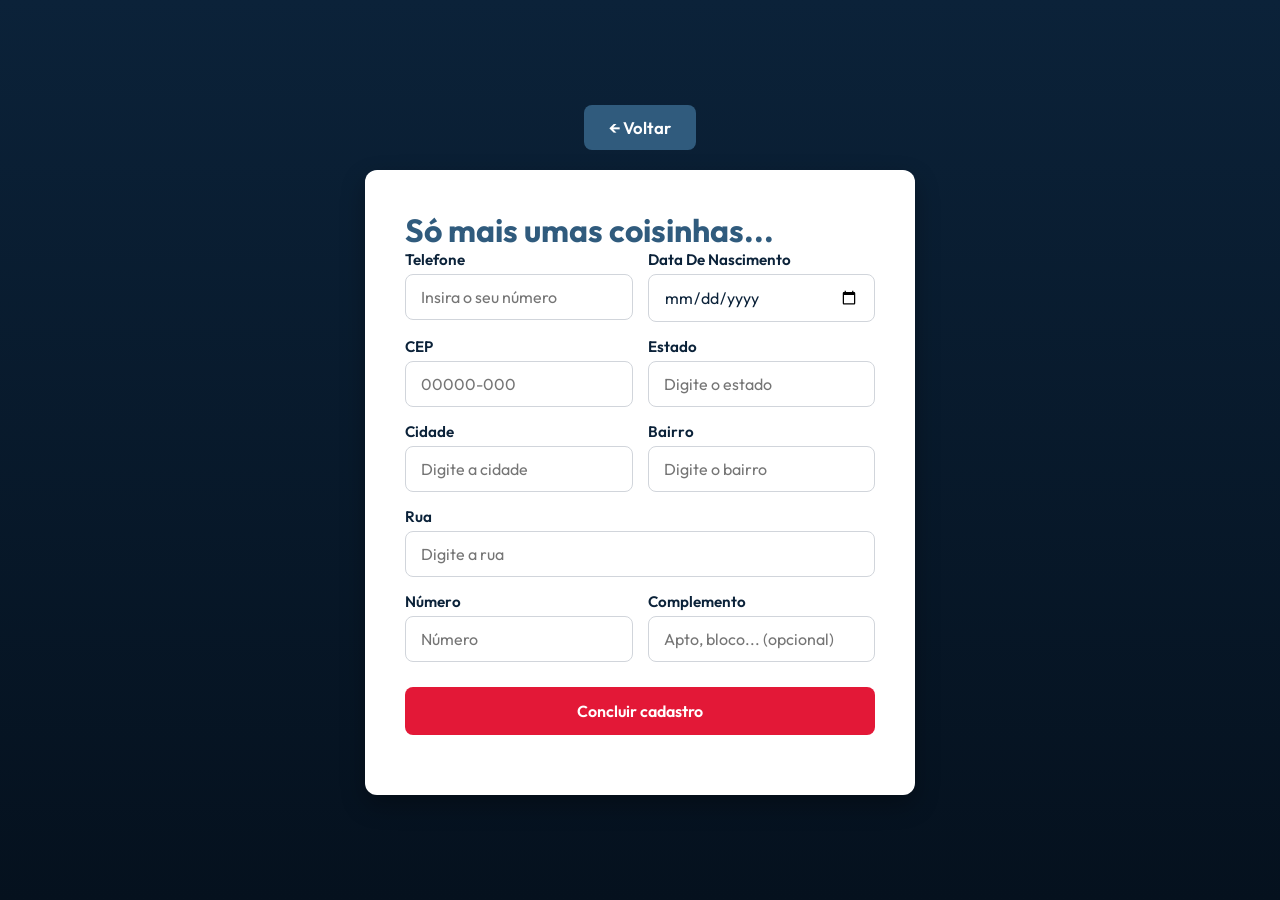
<file: cadastro-completo.html>
<!DOCTYPE html>
<html lang="pt-br">

<head>
    <meta charset="UTF-8">
    <meta name="viewport" content="width=device-width, initial-scale=1.0">
    <link rel="stylesheet" href="css/cadastro.css">
    <title>Registo Completo | FreelaMG</title>
</head>

<body>
    <header class="cabecalho">
        <!-- Adicionei o botão de voltar para não perder a navegação caso a pessoa desista aqui -->
        <a href="cadastro.html" class="pagina-inicial">&larr; Voltar</a>
    </header>
    <main>

        <h1 class="titulo"> Só mais umas coisinhas...</h1>
        <form class="form" action="vagas.html">

            <!-- DADOS PESSOAIS (Lado a lado) -->
            <div class="linha-dupla">

                <div class="form-telefone">
                    <label for="telefone">Telefone</label>
                    <input id="telefone" type="tel" placeholder="Insira o seu número">
                </div>

                <div class="form-data">
                    <label for="data">Data de Nascimento</label>
                    <input id="data" name="data_nascimento" type="date" autocomplete="bday" required>
                </div>

            </div>

            <!-- GRUPO DE ENDEREÇO -->
            <div class="grupo-endereco">
                <div class="form-cep">
                    <label for="cep">CEP</label>
                    <input id="cep" name="cep" type="text" inputmode="numeric" autocomplete="postal-code" maxlength="9" pattern="[0-9]{5}-?[0-9]{3}" title="Digite o CEP com 8 números. Ex.: 37900-000" placeholder="00000-000" required>
                </div>

                <div class="form-estado">
                    <label for="estado">Estado</label>
                  <input id="estado" name="estado" type="text" autocomplete="address-level1" placeholder="Digite o estado" required>
                </div>

                <div class="form-cidade">
                    <label for="cidade">Cidade</label>
                    <input id="cidade" name="cidade" type="text" autocomplete="address-level2" placeholder="Digite a cidade" required>
                </div>

                <div class="form-bairro">
                    <label for="bairro">Bairro</label>
                    <input id="bairro" name="bairro" type="text" placeholder="Digite o bairro" required>
                </div>

                <div class="form-rua">
                    <label for="rua">Rua</label>
                    <input id="rua" name="rua" type="text" autocomplete="address-line1" placeholder="Digite a rua" required>
                </div>

                <div class="form-numero">
                    <label for="numero">Número</label>
                    <input id="numero" name="numero" type="text" inputmode="numeric" placeholder="Número" required>
                </div>

                <div class="form-complemento">
                    <label for="complemento">Complemento</label>
                    <input id="complemento" name="complemento" type="text" autocomplete="address-line2" placeholder="Apto, bloco... (opcional)">
                </div>
            </div>

            <div class="form-final">
                <input class="finalizar-registro" type="submit" value="Concluir cadastro">
            </div>

        </form>
    </main>
</body>

</html>
</file>
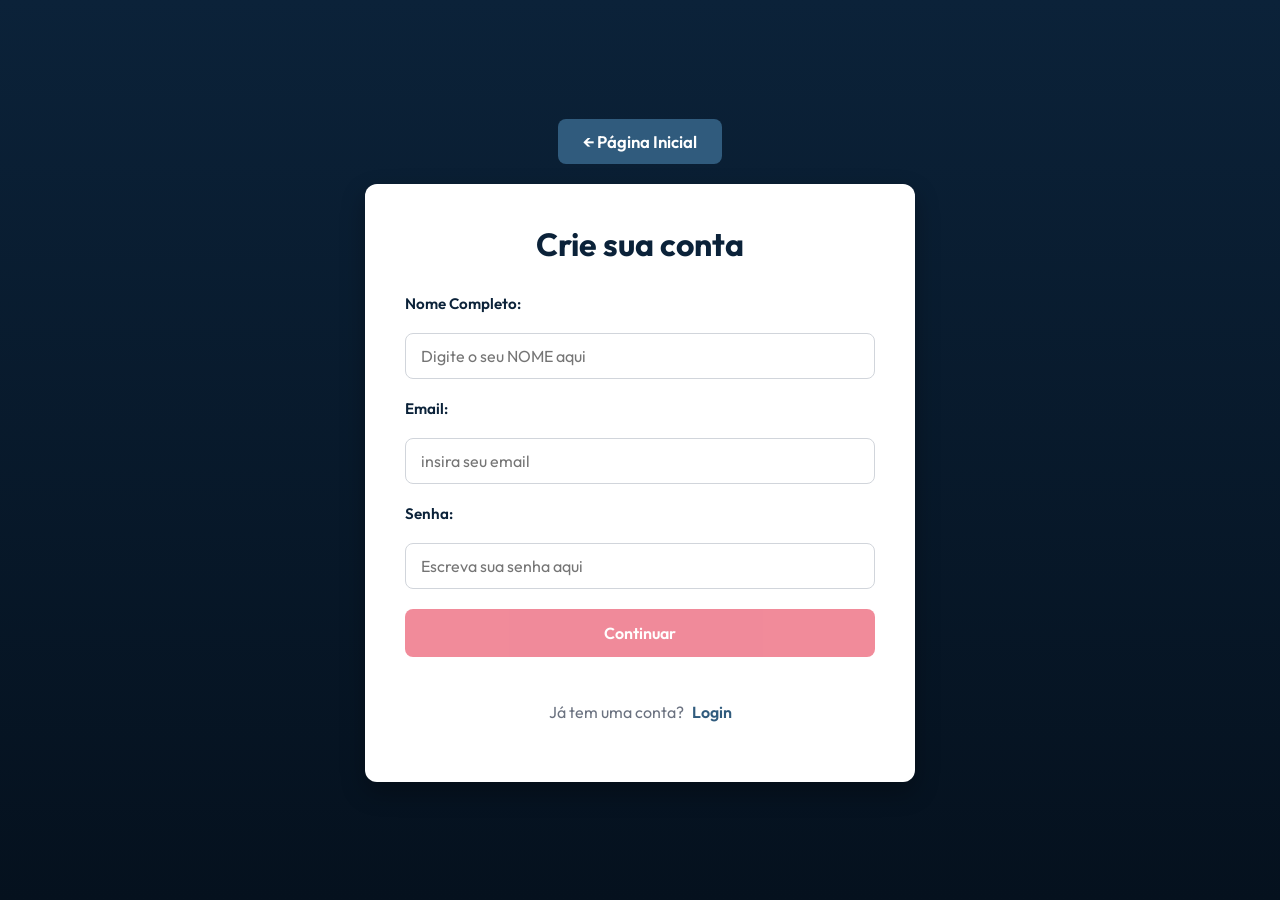
<file: cadastro.html>
<!DOCTYPE html>
<html lang="pt-br">

<head>
    <meta charset="UTF-8">
    <meta name="viewport" content="width=device-width, initial-scale=1.0">
    <title>Registo | FreelaMG</title>
    <link rel="stylesheet" href="css/cadastro.css">
</head>

<body>

    <header class="cabecalho">
        <a href="index.html" class="pagina-inicial">&larr; Página Inicial</a>
    </header>

    <main>
        <h2>Crie sua conta</h2>

        <form class="form" action="cadastro-completo.html">
            <!-- O TRUQUE AQUI: Checkbox invisível que controla a troca de tela -->
            <input type="checkbox" id="trocar-etapa" class="esconder-checkbox">

            <!-- ==============================
                    ETAPA 1: CREDENCIAIS
                =============================== -->
            <div id="etapas-credenciais">
                <div class="form-grupo">
                    <label for="nome">Nome Completo:</label>
                    <input id="nome" type="text" placeholder="Digite o seu NOME aqui" required>
                </div>

                <div class="form-grupo">
                    <label for="email">Email:</label>
                    <input id="email" type="email" placeholder="insira seu email" required>
                </div>

                <div class="form-grupo">
                    <label for="senha">Senha:</label>
                    <input id="senha" type="password" placeholder="Escreva sua senha aqui">
                </div>

                <!-- O botão "Continuar" agora é um label que ativa o checkbox acima -->
                <label for="trocar-etapa" class="link-botao">Continuar</label>
            </div>

            <!-- ==============================
                    ETAPA 2: ESCOLHA DE PERFIL
                =============================== -->
            <div id="etapa-perfil">
                <p class="pergunta-perfil">Como deseja usar o FreelaMG?</p>

                <div class="opcoes-perfil">
                    <label class="cartao-opcao">
                        <input type="radio" name="tipo_perfil" value="freelancer">
                        <div class="cartao-conteudo">
                            <span class="icone">💻</span>
                            <strong>Quero trabalhar</strong>
                            <p>Sou Freelancer procurando projetos</p>
                        </div>
                    </label>

                    <label class="cartao-opcao">
                        <input type="radio" name="tipo_perfil" value="cliente">
                        <div class="cartao-conteudo">
                            <span class="icone">🏢</span>
                            <strong>Quero contratar</strong>
                            <p>Sou Empresa/Cliente publicando vagas</p>
                        </div>
                    </label>
                </div>

                <div class="botoes-acao">
                    <!-- O botão "Voltar" clica novamente no checkbox para destrancar a Etapa 1 -->
                    <label for="trocar-etapa" class="botao-voltar">Voltar</label>

                    <!-- Este sim, é o botão que finaliza e envia o formulário real -->
                    <input class="continuar" type="submit" value="Concluir Registo">
                </div>
            </div>

            <section class="para-login">
                <p class="pergunta-login">Já tem uma conta?</p>
                <a class="link-login" href="login.html">Login</a>
            </section>
        </form>
    </main>

</body>

</html>
</file>
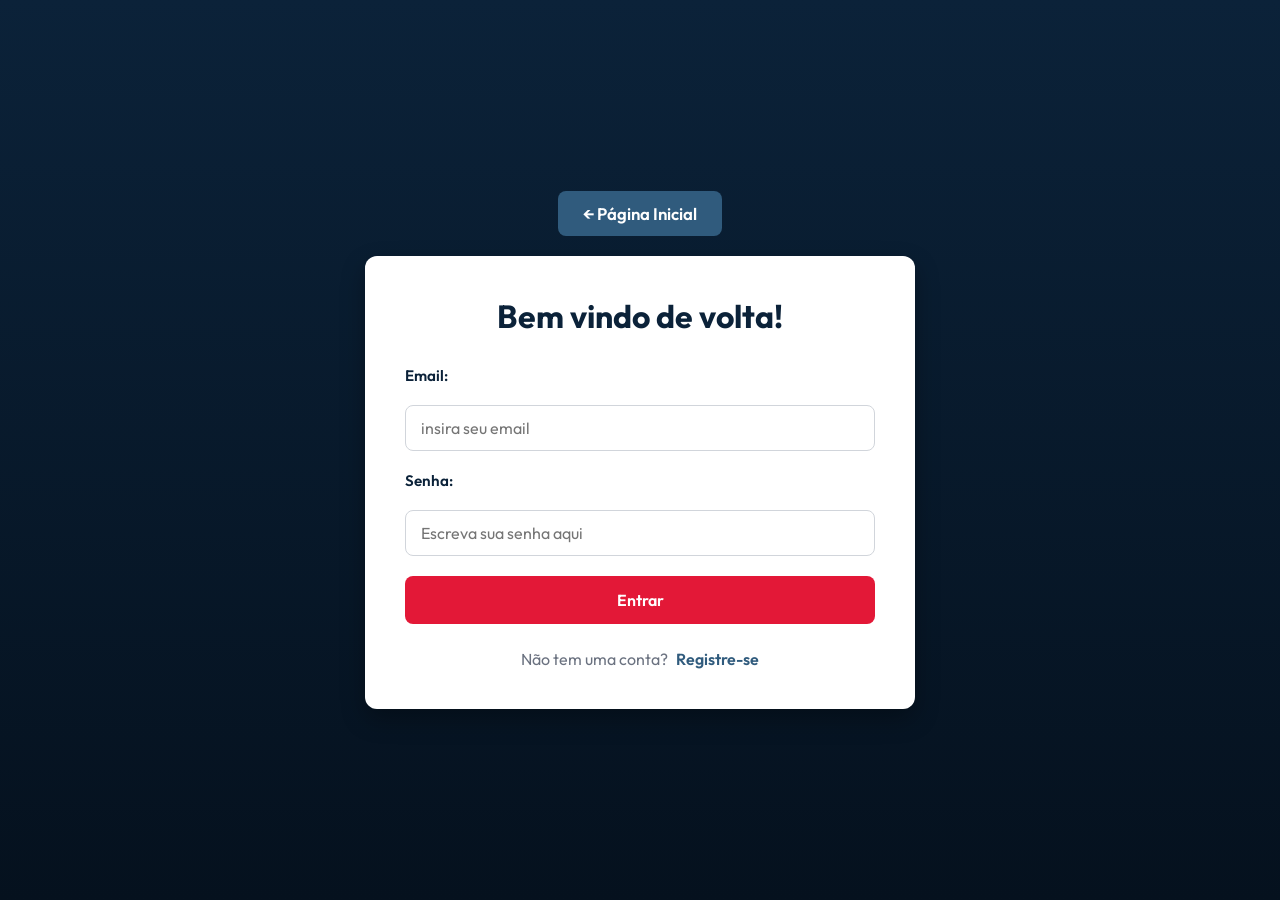
<file: login.html>
<!DOCTYPE html>
<html lang="pt-br">

<head>
    <meta charset="UTF-8">
    <meta name="viewport" content="width=device-width, initial-scale=1.0">
    <title>Login | FreelaMG</title>
    <link rel="stylesheet" href="css/cadastro.css">
</head>

<body>

    <header class="cabecalho">
        <a href="index.html" class="pagina-inicial"> &larr; Página Inicial</a>
    </header>

    <main>
        <h2>Bem vindo de volta!</h2>

        <form action="vagas.html">
            <div class="form-grupo">
                <label for="email">Email:</label>
                <input id="email" type="email" placeholder="insira seu email">
            </div>

            <div class="form-grupo">
                <label for="senha">Senha:</label>
                <input id="senha" type="password" placeholder="Escreva sua senha aqui">
            </div>

            <input class="continuar" type="submit" value="Entrar">

            <section class="para-login">
                <p class="pergunta-login">Não tem uma conta?</p>
                <a class="link-cadastro" href="cadastro.html">Registre-se</a>
            </section>
        </form>
    </main>
</body>

</html>
</file>
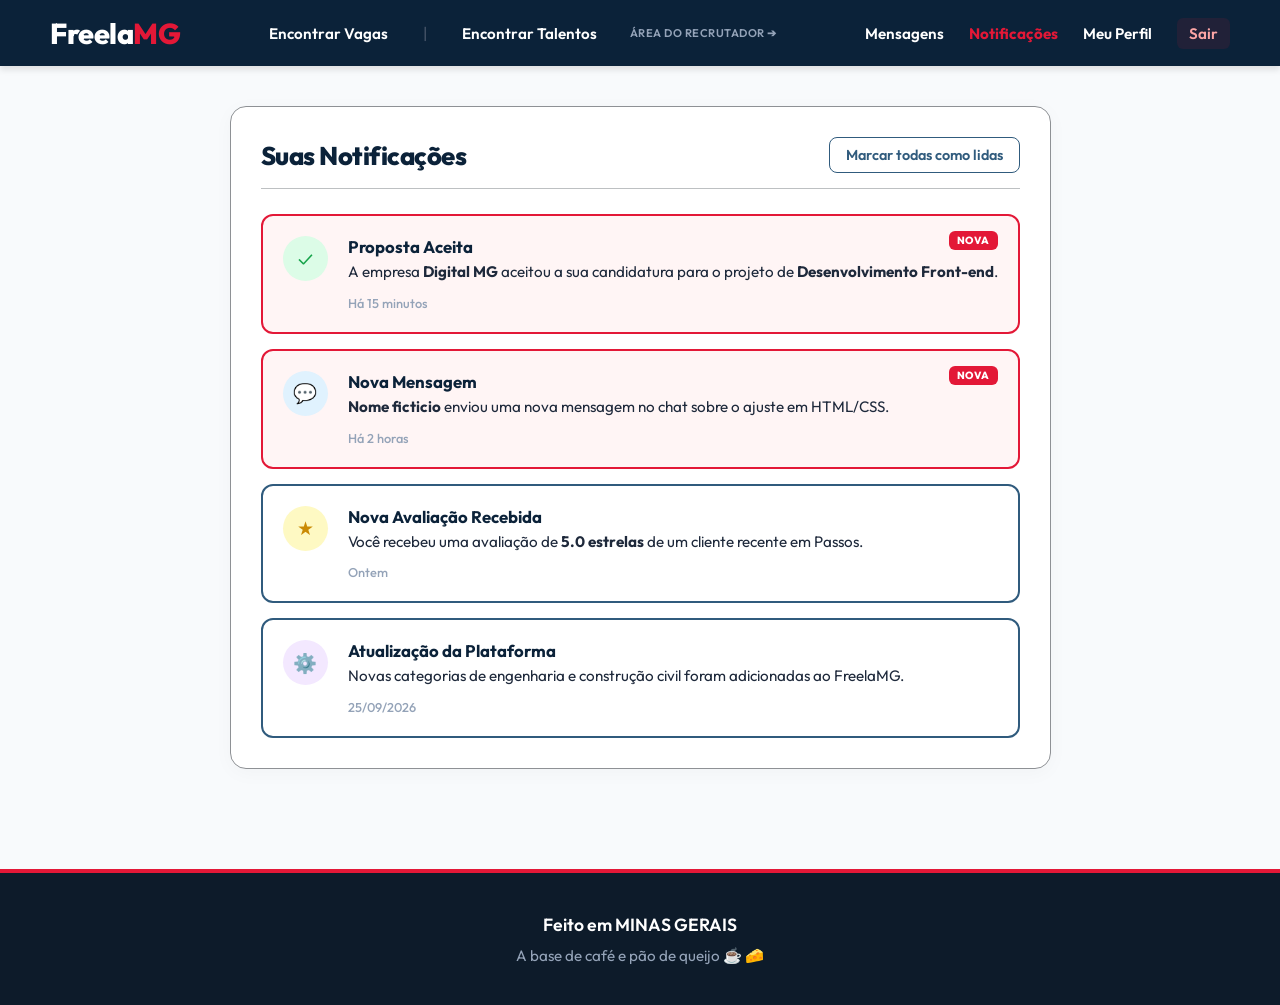
<file: notificacoes.html>
<!DOCTYPE html>
<html lang="pt-br">

<head>
    <meta charset="UTF-8">
    <meta name="viewport" content="width=device-width, initial-scale=1.0">
    <title>Notificações | FreelaMG</title>

    <link rel="stylesheet" href="css/global.css">
    <link rel="stylesheet" href="css/notificacoes.css">
</head>

<body>

    <!-- Cabeçalho unificado -->
    <header class="cabecalho-interno">
        <div class="logotipo">
            <a href="vagas.html">Freela<span>MG</span></a>
        </div>

        <nav class="navegacao-principal">
            <a href="vagas.html">Encontrar Vagas</a>
            <span style="color: #475569; margin: 0 0.625rem;">|</span>
            <a href="talentos.html">Encontrar Talentos</a>

            <!-- Novo link da Área do Recrutador -->
            <a href="publicar-vaga.html" class="link-area-recrutador">Área do recrutador ➔</a>
        </nav>

        <nav class="navegacao-usuario">
            <a href="mensagens.html">Mensagens</a>
            <a href="notificacoes.html" style="color: var(--cor-secundaria); font-weight: 700;">Notificações</a>

            <!-- Menu de Perfil (Dropdown nativo com CSS) -->
            <details class="menu-perfil-container">
                <summary class="botao-perfil-toggle">Meu Perfil</summary>

                <div class="caixa-dropdown-perfil">
                    <div class="dropdown-cabecalho">
                        <strong>Nome ficticio</strong>
                        <span class="modo-texto modo-freelancer">Modo: Freelancer</span>
                        <span class="modo-texto modo-cliente">Modo: Cliente</span>
                    </div>
                    <hr class="divisor-dropdown">
                    <a href="perfil.html" class="dropdown-item">Ver Meu Perfil</a>
                    <a href="configuracoes.html" class="dropdown-item">Configurações</a>
                    <hr class="divisor-dropdown">
                    <div class="dropdown-item-interruptor">
                        <span>Freelancer Ativo</span>
                        <label class="interruptor-estado-pequeno">
                            <input type="checkbox" id="check-modo-ativo" checked>
                            <span class="cursor-interruptor-pequeno"></span>
                        </label>
                    </div>
                </div>
            </details>

            <a href="index.html" class="botao-sair">Sair</a>
        </nav>
    </header>
    <!-- Estrutura Principal das Notificações -->
    <main class="painel-notificacoes">

        <section class="conteudo-notificacoes">
            <div class="cabecalho-secao-notificacoes">
                <h2>Suas Notificações</h2>
                <button class="botao-marcar-lidas">Marcar todas como lidas</button>
            </div>

            <div class="lista-notificacoes">

                <!-- NOTIFICAÇÃO 1 (Nova - Borda Vermelha) -->
                <div class="cartao-notificacao cartao-novo">
                    <span class="etiqueta-nova">NOVA</span>
                    <div class="icone-notificacao sucesso">✓</div>
                    <div class="detalhes-notificacao">
                        <h4>Proposta Aceita</h4>
                        <p>A empresa <strong>Digital MG</strong> aceitou a sua candidatura para o projeto de
                            <strong>Desenvolvimento Front-end</strong>.
                        </p>
                        <span class="tempo-notificacao">Há 15 minutos</span>
                    </div>
                </div>

                <!-- NOTIFICAÇÃO 2 (Nova - Borda Vermelha + Clicável para o Chat) -->
                <div class="cartao-notificacao cartao-novo" onclick="window.location.href='mensagens.html'"
                    style="cursor: pointer;">
                    <span class="etiqueta-nova">NOVA</span>
                    <div class="icone-notificacao mensagem">💬</div>
                    <div class="detalhes-notificacao">
                        <h4>Nova Mensagem</h4>
                        <p><strong>Nome ficticio</strong> enviou uma nova mensagem no chat sobre o ajuste em HTML/CSS.
                        </p>
                        <span class="tempo-notificacao">Há 2 horas</span>
                    </div>
                </div>

                <!-- NOTIFICAÇÃO 3 (Lida - Borda Azul) -->
                <div class="cartao-notificacao cartao-lido">
                    <div class="icone-notificacao avaliacao">★</div>
                    <div class="detalhes-notificacao">
                        <h4>Nova Avaliação Recebida</h4>
                        <p>Você recebeu uma avaliação de <strong>5.0 estrelas</strong> de um cliente recente em Passos.
                        </p>
                        <span class="tempo-notificacao">Ontem</span>
                    </div>
                </div>

                <!-- NOTIFICAÇÃO 4 (Lida - Borda Azul) -->
                <div class="cartao-notificacao cartao-lido">
                    <div class="icone-notificacao sistema">⚙️</div>
                    <div class="detalhes-notificacao">
                        <h4>Atualização da Plataforma</h4>
                        <p>Novas categorias de engenharia e construção civil foram adicionadas ao FreelaMG.</p>
                        <span class="tempo-notificacao">25/09/2026</span>
                    </div>
                </div>

            </div>
        </section>

    </main>

    <footer class="rodape">
        <p class="rodape-texto">Feito em MINAS GERAIS</p>
        <p class="rodape-texto"> A base de café e pão de queijo &#9749; &#129472; </p>
    </footer>

</body>

</html>
</file>
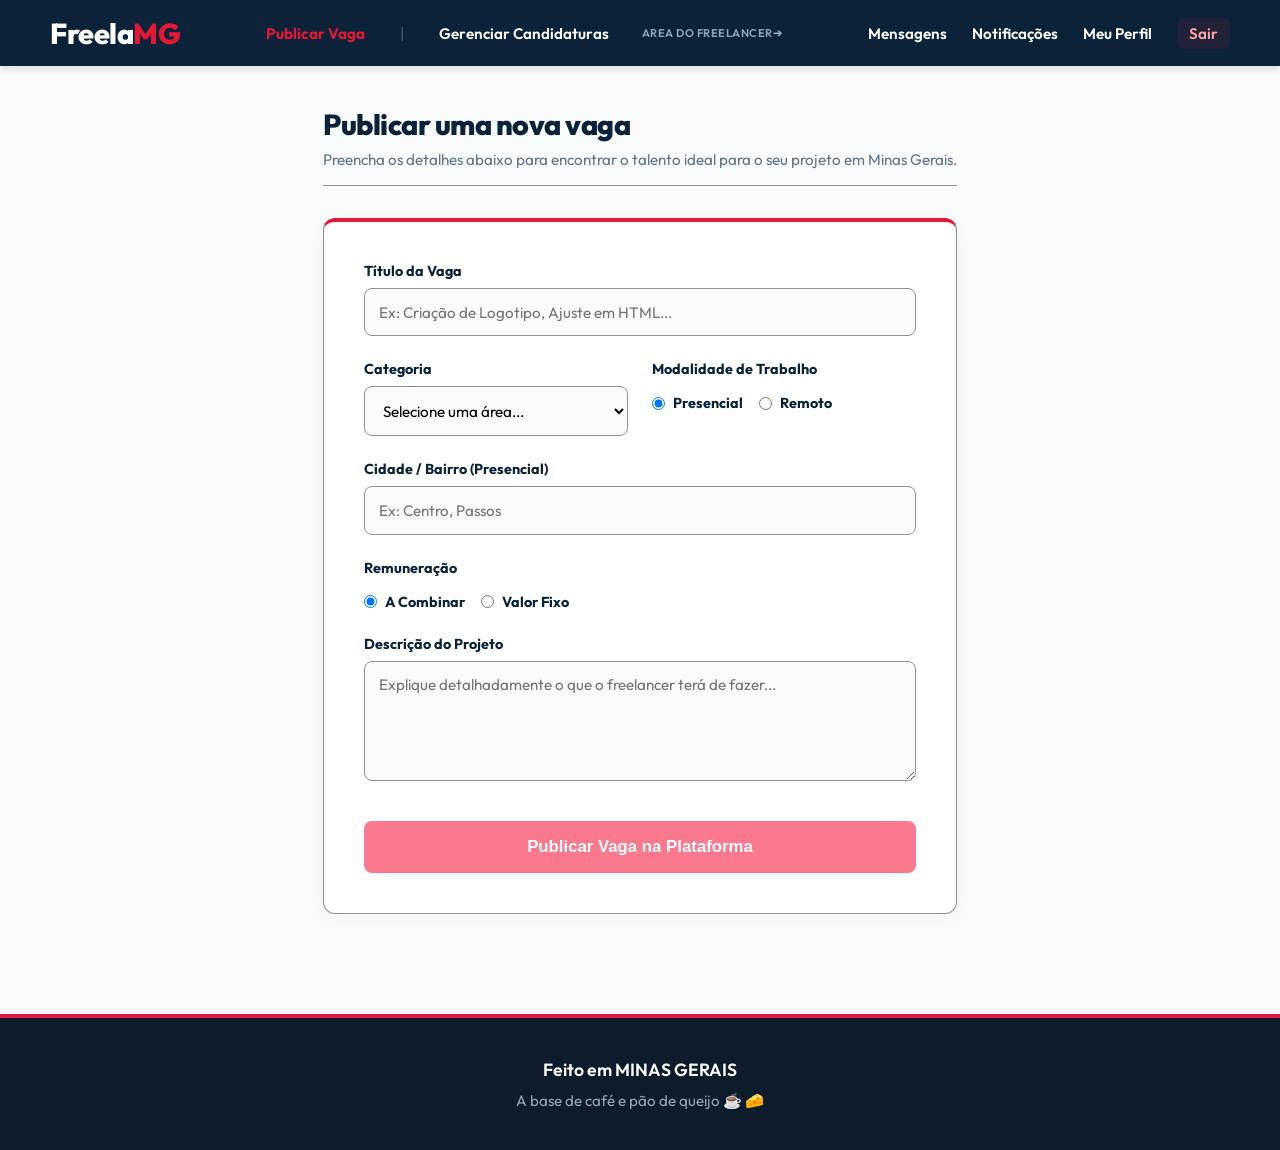
<file: publicar-vaga.html>
<!DOCTYPE html>
<html lang="pt-br">

<head>
    <meta charset="UTF-8">
    <meta name="viewport" content="width=device-width, initial-scale=1.0">
    <title>Publicar Vaga | FreelaMG</title>
    <link rel="stylesheet" href="css/global.css">
    <link rel="stylesheet" href="css/cliente.css">
</head>

<body>
    <!-- Cabeçalho unificado -->
    <header class="cabecalho-interno">
        <div class="logotipo">
            <a href="vagas.html">Freela<span>MG</span></a>
        </div>
        <nav class="navegacao-principal">
            <a href="publicar-vaga.html" style="color: var(--cor-secundaria); font-weight: 700;">Publicar Vaga</a>
            <span style="color: #475569; margin: 0 10px;">|</span>
            <a href="gerenciar-candidaturas.html">Gerenciar Candidaturas</a>
            <a href="vagas.html" class="link-area-recrutador"> Area do freelancer➔</a>
        </nav>


        <nav class="navegacao-usuario">
            <a href="mensagens.html">Mensagens</a>
            <a href="notificacoes.html">Notificações</a>
            <details class="menu-perfil-container">
                <summary class="botao-perfil-toggle">Meu Perfil</summary>
                <div class="caixa-dropdown-perfil">
                    <div class="dropdown-cabecalho">
                        <strong>Nome ficticio</strong>
                        <span class="modo-texto modo-freelancer">Modo: Freelancer</span>
                        <span class="modo-texto modo-cliente">Modo: Cliente</span>
                    </div>
                    <hr class="divisor-dropdown">
                    <div class="dropdown-item-interruptor">
                        <span>Freelancer Ativo</span>
                        <label class="interruptor-estado-pequeno">
                            <input type="checkbox" id="check-modo-ativo">
                            <span class="cursor-interruptor-pequeno"></span>
                        </label>
                    </div>
                </div>
            </details>
            <a href="index.html" class="botao-sair">Sair</a>
        </nav>
    </header>

    <main class="painel-cliente">
        <div class="cabecalho-secao">
            <h2>Publicar uma nova vaga</h2>
            <p>Preencha os detalhes abaixo para encontrar o talento ideal para o seu projeto em Minas Gerais.</p>
        </div>

        <form class="formulario-vaga" action="gerenciar-candidaturas.html">
            <div class="grupo-input">
                <label>Título da Vaga</label>
                <input type="text" placeholder="Ex: Criação de Logotipo, Ajuste em HTML..." required>
            </div>

            <div class="linha-form">
                <div class="grupo-input">
                    <label>Categoria</label>
                    <select required>
                        <option value="" disabled selected>Selecione uma área...</option>
                        <option>Construção Civil</option>
                        <option>Tecnologia</option>
                        <option>Gastronomia</option>
                        <option>Eventos</option>
                        <option>Saúde</option>
                        <option>Educação</option>
                        <option>Comércio</option>
                        <!-- Categoria substituída e colocada por último -->
                        <option>Marketing e Design</option>
                    </select>
                </div>

                <div class="grupo-input">
                    <label>Modalidade de Trabalho</label>
                    <div class="grupo-opcoes-radio">
                        <label class="opcao-radio">
                            <input type="radio" name="modalidade" id="radio-presencial" checked> Presencial
                        </label>
                        <label class="opcao-radio">
                            <input type="radio" name="modalidade" id="radio-remoto"> Remoto
                        </label>
                    </div>
                </div>
            </div>

            <!-- Caixas de Localização (Alternam automaticamente com CSS) -->
            <div class="grupo-input campo-local-presencial">
                <label>Cidade / Bairro (Presencial)</label>
                <input type="text" placeholder="Ex: Centro, Passos">
            </div>
            <div class="grupo-input campo-local-remoto">
                <label>Localização (Remoto)</label>
                <input type="text" value="Trabalho 100% Remoto" class="input-desativado" disabled>
            </div>

            <div class="linha-form">
                <div class="grupo-input">
                    <label>Remuneração</label>
                    <div class="grupo-opcoes-radio">
                        <label class="opcao-radio">
                            <input type="radio" name="salario" id="radio-combinar" checked> A Combinar
                        </label>
                        <label class="opcao-radio">
                            <input type="radio" name="salario" id="radio-fixo"> Valor Fixo
                        </label>
                    </div>
                </div>

                <!-- Só aparece se "Valor Fixo" estiver selecionado -->
                <div class="grupo-input campo-salario-fixo">
                    <label>Orçamento Disponível (R$)</label>
                    <input type="number" placeholder="Ex: 500">
                </div>
            </div>

            <div class="grupo-input">
                <label>Descrição do Projeto</label>
                <textarea placeholder="Explique detalhadamente o que o freelancer terá de fazer..." required></textarea>
            </div>

            <button type="submit" class="btn-publicar">Publicar Vaga na Plataforma</button>
        </form>
    </main>

    <footer class="rodape">
        <p class="rodape-texto">Feito em MINAS GERAIS</p>
        <p class="rodape-texto"> A base de café e pão de queijo &#9749; &#129472; </p>
    </footer>
</body>

</html>
</file>
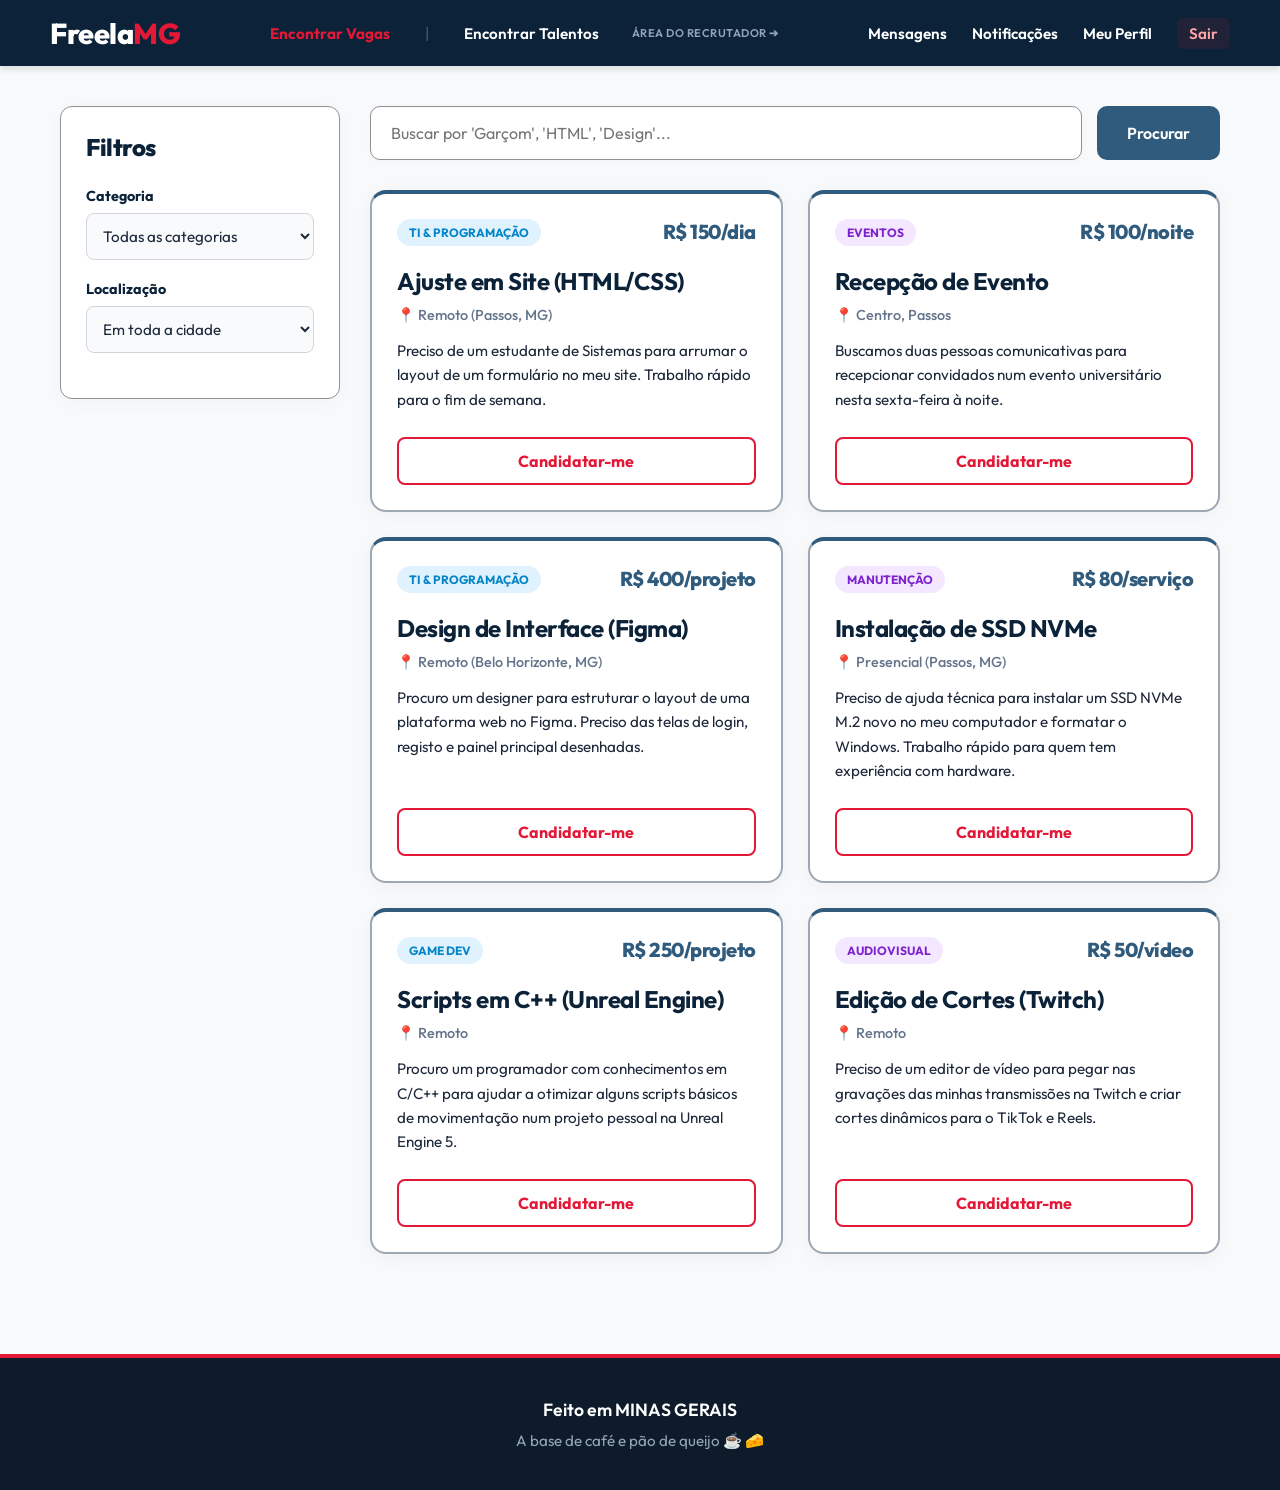
<file: vagas.html>
<!DOCTYPE html>
<html lang="pt-br">

<head>
    <meta charset="UTF-8">
    <meta name="viewport" content="width=device-width, initial-scale=1.0">
    <title>Encontrar Vagas | FreelaMG</title>
    <link rel="stylesheet" href="css/global.css">
    <link rel="stylesheet" href="css/vagas.css">
</head>

<body>

    <!-- Cabeçalho de utilizador logado -->
    <!-- Cabeçalho unificado -->
    <header class="cabecalho-interno">
        <div class="logotipo">
            <a href="vagas.html">Freela<span>MG</span></a>
        </div>

        <nav class="navegacao-principal">
            <a href="vagas.html" style="color: var(--cor-secundaria); font-weight: 700;">Encontrar Vagas</a>
            <span style="color: #475569; margin: 0 0.625rem;">|</span>
            <a href="talentos.html">Encontrar Talentos</a>

            <!-- Novo link da Área do Recrutador -->
            <a href="publicar-vaga.html" class="link-area-recrutador">Área do recrutador ➔</a>
        </nav>

        <nav class="navegacao-usuario">
            <a href="mensagens.html">Mensagens</a>
            <a href="notificacoes.html">Notificações</a>

            <!-- Menu de Perfil (Dropdown nativo com CSS) -->
            <details class="menu-perfil-container">
                <summary class="botao-perfil-toggle">Meu Perfil</summary>

                <div class="caixa-dropdown-perfil">
                    <div class="dropdown-cabecalho">
                        <strong>Nome ficticio</strong>
                        <span class="modo-texto modo-freelancer">Modo: Freelancer</span>
                        <span class="modo-texto modo-cliente">Modo: Cliente</span>
                    </div>
                    <hr class="divisor-dropdown">
                    <a href="perfil.html" class="dropdown-item">Ver Meu Perfil</a>
                    <a href="configuracoes.html" class="dropdown-item">Configurações</a>
                    <hr class="divisor-dropdown">
                    <div class="dropdown-item-interruptor">
                        <span>Freelancer Ativo</span>
                        <label class="interruptor-estado-pequeno">
                            <input type="checkbox" id="check-modo-ativo" checked>
                            <span class="cursor-interruptor-pequeno"></span>
                        </label>
                    </div>
                </div>
            </details>

            <a href="index.html" class="botao-sair">Sair</a>
        </nav>
    </header>
    <main class="painel-principal">

        <!-- COLUNA ESQUERDA: Filtros -->
        <aside class="filtros">
            <h3>Filtros</h3>

            <div class="grupo-filtro">
                <label>Categoria</label>
                <select>
                    <option>Todas as categorias</option>
                    <option>Construção Civil</option>
                    <option>Tecnologia</option>
                    <option>Gastronomia</option>
                    <option>Eventos</option>
                    <option>Saúde</option>
                    <option>Educação</option>
                    <option>Comércio</option>
                    <option>Serviços</option>
                </select>
            </div>

            <div class="grupo-filtro">
                <label>Localização</label>
                <select>
                    <option>Em toda a cidade</option>
                    <option>Centro</option>
                    <option>UEMG (Arredores)</option>
                </select>
            </div>
        </aside>

        <!-- COLUNA DIREITA: Busca e Resultados -->
        <section class="conteudo-vagas">

            <div class="barra-busca">
                <input type="text" placeholder="Buscar por 'Garçom', 'HTML', 'Design'...">
                <button class="btn-buscar">Procurar</button>
            </div>

            <div class="grade-vagas">

                <!-- CARTÃO DE VAGA 1 -->
                <article class="cartao-vaga">
                    <div class="vaga-topo">
                        <span class="tag tag-azul">TI & Programação</span>
                        <span class="preco">R$ 150/dia</span>
                    </div>
                    <h3 class="vaga-titulo">Ajuste em Site (HTML/CSS)</h3>
                    <p class="vaga-local">📍 Remoto (Passos, MG)</p>
                    <p class="vaga-desc">Preciso de um estudante de Sistemas para arrumar o layout de um formulário no
                        meu site. Trabalho rápido para o fim de semana.</p>
                    <button class="btn-candidatar">Candidatar-me</button>
                </article>

                <!-- CARTÃO DE VAGA 2 -->
                <article class="cartao-vaga">
                    <div class="vaga-topo">
                        <span class="tag tag-vermelha">Eventos</span>
                        <span class="preco">R$ 100/noite</span>
                    </div>
                    <h3 class="vaga-titulo">Recepção de Evento</h3>
                    <p class="vaga-local">📍 Centro, Passos</p>
                    <p class="vaga-desc">Buscamos duas pessoas comunicativas para recepcionar convidados num evento
                        universitário nesta sexta-feira à noite.</p>
                    <button class="btn-candidatar">Candidatar-me</button>
                </article>

                <!-- CARTÃO DE VAGA 3 -->
                <article class="cartao-vaga">
                    <div class="vaga-topo">
                        <span class="tag tag-azul">TI & Programação</span>
                        <span class="preco">R$ 400/projeto</span>
                    </div>
                    <h3 class="vaga-titulo">Design de Interface (Figma)</h3>
                    <p class="vaga-local">📍 Remoto (Belo Horizonte, MG)</p>
                    <p class="vaga-desc">Procuro um designer para estruturar o layout de uma plataforma web no Figma.
                        Preciso das telas de login, registo e painel principal desenhadas.</p>
                    <button class="btn-candidatar">Candidatar-me</button>
                </article>

                <!-- CARTÃO DE VAGA 4 -->
                <article class="cartao-vaga">
                    <div class="vaga-topo">
                        <span class="tag tag-vermelha">Manutenção</span>
                        <span class="preco">R$ 80/serviço</span>
                    </div>
                    <h3 class="vaga-titulo">Instalação de SSD NVMe</h3>
                    <p class="vaga-local">📍 Presencial (Passos, MG)</p>
                    <p class="vaga-desc">Preciso de ajuda técnica para instalar um SSD NVMe M.2 novo no meu computador e
                        formatar o Windows. Trabalho rápido para quem tem experiência com hardware.</p>
                    <button class="btn-candidatar">Candidatar-me</button>
                </article>

                <!-- CARTÃO DE VAGA 5 -->
                <article class="cartao-vaga">
                    <div class="vaga-topo">
                        <span class="tag tag-azul">Game Dev</span>
                        <span class="preco">R$ 250/projeto</span>
                    </div>
                    <h3 class="vaga-titulo">Scripts em C++ (Unreal Engine)</h3>
                    <p class="vaga-local">📍 Remoto</p>
                    <p class="vaga-desc">Procuro um programador com conhecimentos em C/C++ para ajudar a otimizar alguns
                        scripts básicos de movimentação num projeto pessoal na Unreal Engine 5.</p>
                    <button class="btn-candidatar">Candidatar-me</button>
                </article>

                <!-- CARTÃO DE VAGA 6 -->
                <article class="cartao-vaga">
                    <div class="vaga-topo">
                        <span class="tag tag-vermelha">Audiovisual</span>
                        <span class="preco">R$ 50/vídeo</span>
                    </div>
                    <h3 class="vaga-titulo">Edição de Cortes (Twitch)</h3>
                    <p class="vaga-local">📍 Remoto</p>
                    <p class="vaga-desc">Preciso de um editor de vídeo para pegar nas gravações das minhas transmissões
                        na Twitch e criar cortes dinâmicos para o TikTok e Reels.</p>
                    <button class="btn-candidatar">Candidatar-me</button>
                </article>

            </div>
        </section>

    </main>

    <footer class="rodape">
        <p class="rodape-texto">Feito em MINAS GERAIS</p>
        <p class="rodape-texto"> A base de café e pão de queijo &#9749; &#129472; </p>
    </footer>


</body>

</html>
</file>
<file: css/cadastro.css>
@import url('https://fonts.googleapis.com/css2?family=Outfit:wght@300;400;500;600;700;800;900&display=swap');

* {
    margin: 0;
    padding: 0;
    box-sizing: border-box;
}

:root {
    --cor-primaria: #305B7D;
    --cor-primaria-transparente: rgba(48, 91, 125, 0.15);
    --cor-secundaria: #E31837;
    --cor-secundaria-sombra: rgba(227, 24, 55, 0.2);
    --cor-terciaria: #ffffff;
    --cor-houver: #b3122b;
    --cor-label: #0b2239;
    --cor-fundo-base: #05111e;
    --cor-texto-secundario: #6b7280;
    --cor-borda-input: #d1d5db;
    --cor-borda-opcao: #e5e7eb;
    --cor-fundo-selecionado: #fef2e2;
    --sombra-caixa: rgba(0, 0, 0, 0.3);


    --fonte-padrao: 'Outfit', sans-serif;
    --fonte-secundaria: 'Outfit', sans-serif; 
}

body {
    font-family: var(--fonte-secundaria);
    background-image: linear-gradient(to bottom, var(--cor-label), var(--cor-fundo-base));
    height: 100vh;
    display: flex;
    flex-direction: column;
    justify-content: center;
    align-items: center;
    scroll-behavior: smooth;
}

.titulo {
    color: var(--cor-primaria);
}

/* --- CABEÇALHO E BOTÃO VOLTAR --- */
.cabecalho {
    width: 100%;
    max-width: 450px; /* Mantido em px */
    display: flex;
    justify-content: center;
    margin-bottom: 1.25rem;
}

.pagina-inicial {
    font-family: var(--fonte-secundaria);
    background-color: var(--cor-primaria);
    color: var(--cor-terciaria);
    padding: .75rem 1.5625rem;
    border-radius: 8px; /* Mantido em px */
    text-decoration: none;
    font-size: 1.05rem;
    font-weight: 600;
    transition: background-color 0.2s ease, transform 0.2s ease;
}

.pagina-inicial:hover {
    background-color: var(--cor-secundaria);
    transform: translateY(-.25rem);
}

main {
    background-color: var(--cor-terciaria);
    padding: 2.5rem;
    border-radius: 12px; /* Mantido em px */
    width: 100%;
    max-width: 550px; /* Mantido em px */
    box-shadow: 0 10px 25px var(--sombra-caixa); /* Mantido em px */
}

h2 {
    font-family: var(--fonte-secundaria);
    color: var(--cor-label);
    font-size: 2rem;
    text-align: center;
    margin-bottom: 1.875rem;
}

.form,
.form-grupo {
    display: flex;
    flex-direction: column;
    gap: .9375rem;
    margin-bottom: 1.25rem;
}

label {
    color: var(--cor-label);
    font-weight: 600;
    font-size: .95rem;
    display: block;
    margin-bottom: .3125rem;
    text-transform: capitalize;
}

input[type="text"],
input[type="email"],
input[type="password"],
input[type="number"],
input[type="tel"],
input[type="date"] {
    width: 100%;
    padding: .75rem .9375rem;
    border: 1px solid var(--cor-borda-input); /* Mantido em px */
    border-radius: 8px; /* Mantido em px */
    font-size: 1rem;
    font-family: var(--fonte-secundaria);
    outline: none;
    transition: all 0.2s;
    color: var(--cor-label);
}

input[type="text"]:focus,
input[type="email"]:focus,
input[type="password"]:focus,
input[type="number"]:focus,
input[type="tel"]:focus,
input[type="date"]:focus {
    border-color: var(--cor-primaria);
    box-shadow: 0 0 0 3px var(--cor-primaria-transparente); /* Mantido em px */
}

#etapas-credenciais:has(input:invalid) .link-botao {
    opacity: 0.5;
    pointer-events: none;
    cursor: not-allowed;
}

.continuar,
.link-botao,
.finalizar-registro {
    background-color: var(--cor-secundaria);
    color: var(--cor-terciaria);
    border: none;
    padding: .875rem;
    border-radius: 8px; /* Mantido em px */
    font-size: 1rem;
    font-weight: 600;
    font-family: var(--fonte-secundaria);
    cursor: pointer;
    width: 100%;
    margin-top: .625rem;
    transition: background-color 0.2s;
    text-align: center;
    text-decoration: none;
    display: block;
}

.continuar:hover,
.link-botao:hover,
.finalizar-registro:hover {
    background-color: var(--cor-houver);
}

.para-login {
    display: flex;
    justify-content: center;
    gap: .5rem;
    margin-top: 1.5625rem;
}

.pergunta-login {
    color: var(--cor-texto-secundario);
}

.link-login,
.link-cadastro {
    text-decoration: none;
    color: var(--cor-primaria);
    font-weight: 600;
}

.link-login:hover,
.link-cadastro:hover {
    text-decoration: underline;
}

#etapa-perfil {
    display: none;
    margin-top: 0;
    padding-top: 0;
    border-top: none;
}

.pergunta-perfil {
    text-align: center;
    font-weight: 600;
    color: var(--cor-label);
    margin-bottom: 1.25rem;
}

.opcoes-perfil {
    display: flex;
    flex-direction: column;
    gap: .9375rem;
    margin-bottom: 1.5625rem;
}

.cartao-opcao {
    cursor: pointer;
}

.cartao-opcao input[type="radio"] {
    display: none;
}

.cartao-conteudo {
    border: 2px solid var(--cor-borda-opcao); /* Mantido em px */
    border-radius: 10px; /* Mantido em px */
    padding: .9375rem;
    display: flex;
    flex-direction: column;
    align-items: center;
    text-align: center;
    transition: all 0.2s;
}

.cartao-conteudo .icone {
    font-size: 2rem;
    margin-bottom: .625rem;
}

.cartao-conteudo strong {
    color: var(--cor-label);
    font-size: 1.1rem;
    margin-bottom: .3125rem;
}

.cartao-conteudo p {
    color: var(--cor-texto-secundario);
    font-size: .85rem;
}

.cartao-opcao input[type="radio"]:checked+.cartao-conteudo {
    border-color: var(--cor-primaria);
    background-color: var(--cor-fundo-selecionado);
    box-shadow: 0 4px 15px var(--cor-secundaria-sombra); /* Mantido em px */
    transform: translateY(-.125rem);
}

.botoes-acao {
    display: flex;
    gap: .9375rem;
    align-items: center;
    margin-top: 1.25rem;
}

.botoes-acao .continuar {
    margin-top: 0;
    width: auto;
    flex: 1;
}

.botao-voltar {
    color: var(--cor-texto-secundario);
    text-decoration: none;
    font-weight: 600;
    padding: .875rem .625rem;
    width: 40%;
    text-align: center;
    cursor: pointer;
}

.botao-voltar:hover {
    color: var(--cor-label);
}

.esconder-checkbox {
    display: none;
}

#trocar-etapa:checked~#etapas-credenciais {
    display: none;
}

#trocar-etapa:checked~#etapa-perfil {
    display: block;
    animation: aparecer 0.4s ease;
}

@keyframes aparecer {
    from {
        opacity: 0;
        transform: translateY(.625rem);
    }

    to {
        opacity: 1;
        transform: translateY(0);
    }
}

.linha-dupla,
.grupo-endereco {
    display: grid;
    grid-template-columns: 1fr 1fr;
    gap: .9375rem;
}

.form-rua {
    grid-column: span 2;
}

input[type=number]::-webkit-inner-spin-button,
input[type=number]::-webkit-outer-spin-button {
    -webkit-appearance: none;
    margin: 0;
}

@media (max-width: 768px) { /* Mantido em px */
    main {
        padding: 1.5625rem 1.25rem;
        width: 90%;
    }

    .linha-dupla,
    .grupo-endereco {
        grid-template-columns: 1fr;
    }

    .form-rua {
        grid-column: span 1;
    }

    .botoes-acao {
        flex-direction: column-reverse;
    }

    .botao-voltar {
        width: 100%;
    }
}
</file>
<file: css/global.css>
@import url('https://fonts.googleapis.com/css2?family=Outfit:wght@300;400;500;600;700;800;900&display=swap');

/* =========================================
   1. VARIÁVEIS E CONFIGURAÇÕES GLOBAIS
========================================= */

:root {
    /* Cores Base */
    --cor-fundo-topo: #0b2239;
    --cor-primaria: #305B7D;
    --cor-primaria-transparente: rgba(48, 91, 125, 0.15);
    --cor-secundaria: #E31837;
    --cor-secundaria-media: #e72e4d;
    --cor-secundaria-clara: #fb798f;
    --cor-secundaria-transparente: #e318371a;
    --cor-secundaria-sombra: rgba(227, 24, 55, 0.2);
    --cor-terciaria: #ffffff;

    /* Textos */
    --cor-texto-escuro: #1e293b;
    --cor-texto-secundario: #64748b;
    --cor-texto-mutado: #94a3b8;
    --cor-texto-hover: #cbd5e1;
    --cor-texto-erro: #fca5a5;
    --cor-texto-sucesso: #16a34a;
    --cor-texto-info: #0284c7;
    --cor-texto-aviso: #ca8a04;
    --cor-texto-sistema: #7e22ce;
    --cor-texto-rodape: #94a3b8;

    /* Fundos e Superfícies */
    --cor-fundo-app: #f8fafc;
    --cor-fundo-secao: #f8f9fa;
    --cor-fundo-hover: #f1f5f9;
    --cor-fundo-chat: #fdfdfd;
    --cor-fundo-cartao: #fafbfc;
    --cor-fundo-rodape: #0d1b2a;
    --cor-fundo-alerta: #fff5f5;
    --cor-fundo-sucesso: #dcfce7;
    --cor-fundo-destaque-azul: #e0f2fe;
    --cor-fundo-aviso: #fef9c3;
    --cor-fundo-sistema: #f3e8ff;
    --cor-fundo-mensagem: #d8dbdd;

    /* Tags (vagas) */
    --cor-tag-azul-bg: #e0f2fe;
    --cor-tag-azul-txt: #0284c7;
    --cor-tag-roxa-bg: #f3e8ff;
    --cor-tag-roxa-txt: #7e22ce;

    /* Bordas */
    --cor-borda-cinza: #8e9195;
    --cor-borda-suave: #e2e8f0;
    --cor-borda-input: #d1d5db;
    --cor-borda-vf: #9ea8b3;
    --cor-borda-clara: #bdc0c2;
    --cor-borda-mensagem: #aaaeb4;

    /* Sombras */
    --sombra-leve: #00000008;
    --sombra-busca: rgba(0, 0, 0, 0.02);
    --sombra-media: #0000001a;
    --sombra-forte: #00000033;
    --sombra-cartao: rgba(0, 0, 0, 0.04);
    --sombra-cartao-hover: #0000000d;

    /* Tipografia */
    --fonte-padrao: 'Outfit', sans-serif;
    --fonte-secundaria: 'Outfit', sans-serif;
}

* {
    margin: 0;
    padding: 0;
    box-sizing: border-box;
}

body {
    min-height: 100vh;
    display: flex;
    flex-direction: column;
    font-family: var(--fonte-padrao);
    background-color: var(--cor-fundo-app);
    color: var(--cor-texto-escuro);
}

/* Faz com que a área principal expanda e empurre sempre o rodapé para o fundo */
main {
    flex: 1;
}

/* =========================================
   2. ESTILOS DO CABEÇALHO UNIFICADO
========================================= */
.cabecalho-interno {
    background-color: var(--cor-fundo-topo);
    color: var(--cor-terciaria);
    padding: 15px 50px;
    display: flex;
    justify-content: space-between;
    align-items: center;
    box-shadow: 0 .25rem .375rem var(--sombra-media);
}

/* =========================================
   EFEITOS DE HOVER INTELIGENTES NO CABEÇALHO
========================================= */

/* 1. Transição suave para TODOS os links do cabeçalho */
.cabecalho-interno a {
    transition: color 0.2s ease, opacity 0.2s ease !important;
}

/* 2. O Recrutador (Estilo Base) */
.link-area-recrutador {
    font-size: 0.7rem !important;
    color: var(--cor-texto-mutado) !important;
    text-transform: uppercase;
    letter-spacing: 0.5px;
    margin-left: 0.5rem;
}

/* 3. O Recrutador ganha cor Azul vibrante ao passar o rato */
.link-area-recrutador:hover {
    color: var(--cor-texto-info) !important;
    font-weight: 700;
}

/* 3. A MÁGICA: Só escurece a página ativa se o rato estiver nas NAVs ou no perfil. 
   O logotipo fica totalmente imune porque não está dentro de uma tag <nav>! */
.cabecalho-interno:has(nav a:not(.botao-sair):not([style*="--cor-secundaria"]):hover) a[style*="--cor-secundaria"],
.cabecalho-interno:has(.botao-perfil-toggle:hover) a[style*="--cor-secundaria"] {
    opacity: 0.4 !important;
}

/* =========================================
   ESTRUTURA DOS ELEMENTOS DO TOPO
========================================= */

.logo,
.logotipo {
    font-size: 1.8rem !important;
    font-weight: 800 !important;
    letter-spacing: -0.5px !important;
}

.logo a,
.logotipo a {
     color: var(--cor-secundaria);
    color: var(--cor-terciaria);
    text-decoration: none;

}

.logo span,
.logotipo span {
    color: var(--cor-secundaria);
}

.navegacao-principal,
.navegacao-usuario {
    display: flex;
    align-items: center;
    gap: 1.5625rem;
}
/* Faz com que TODOS os links (e o botão "Meu Perfil") fiquem azuis ao passar o rato.
   A regra :not() protege o botão "Sair" e a página ativa (vermelha) para não mudarem de cor. */
nav a:not(.botao-sair):not([style*="--cor-secundaria"]):hover,
.botao-perfil-toggle:hover {
    color: var(--cor-texto-info) !important;
}

.navegacao-principal a,
.navegacao-usuario a {
    color: var(--cor-terciaria);
    text-decoration: none;
    font-weight: 600;
    font-size: 0.95rem;
}

.navegacao-principal a:hover,
.navegacao-usuario a:hover {
    color: var(--cor-texto-hover);
}

.botao-sair {
    background-color: var(--cor-secundaria-transparente);
    color: var(--cor-texto-erro) !important;
    padding: .375rem .75rem;
    border-radius: 6px;
}

.botao-sair:hover {
    background-color: var(--cor-secundaria);
    color: var(--cor-terciaria) !important;
}

/* =========================================
   3. MENU FLUTUANTE DE "MEU PERFIL" (DROPDOWN)
========================================= */
.menu-perfil-container {
    position: relative;
    display: inline-block;
}

.menu-perfil-container summary {
    list-style: none;
    cursor: pointer;
}

.menu-perfil-container summary::-webkit-details-marker {
    display: none;
}

.botao-perfil-toggle {
    color: var(--cor-terciaria);
    text-decoration: none;
    font-weight: 600;
    font-size: 0.95rem;
}

.botao-perfil-toggle:hover {
    color: var(--cor-texto-hover);
}

.caixa-dropdown-perfil {
    position: absolute;
    right: 0;
    top: 2.1875rem;
    background-color: var(--cor-terciaria);
    min-width: 220px;
    box-shadow: 0 8px 24px var(--sombra-forte);
    border-radius: 12px;
    border: 1px solid var(--cor-borda-cinza);
    padding: .9375rem;
    z-index: 1000;
}

.dropdown-cabecalho {
    display: flex;
    flex-direction: column;
    gap: .125rem;
    margin-bottom: .5rem;
}

.dropdown-cabecalho strong {
    font-size: 0.95rem;
    color: var(--cor-fundo-topo);
}

.dropdown-cabecalho span {
    font-size: 0.8rem;
    color: var(--cor-texto-secundario);
}

.divisor-dropdown {
    border: none;
    border-top: 1px solid var(--cor-borda-cinza);
    margin: .625rem 0;
}

.dropdown-item {
    display: block;
    padding: .5rem .625rem;
    color: var(--cor-texto-escuro) !important;
    text-decoration: none;
    font-size: 0.9rem;
    font-weight: 500;
    border-radius: 6px;
    transition: background-color 0.2s;
}

.dropdown-item:hover {
    background-color: var(--cor-fundo-hover);
    color: var(--cor-primaria) !important;
}

.dropdown-item-interruptor {
    display: flex;
    justify-content: space-between;
    align-items: center;
    padding: .25rem .625rem;
    font-size: 0.9rem;
    color: var(--cor-texto-escuro);
    font-weight: 500;
}

/* Mini interruptor */
.interruptor-estado-pequeno {
    position: relative;
    display: inline-block;
    width: 36px;
    height: 20px;
}

.interruptor-estado-pequeno input {
    opacity: 0;
    width: 0;
    height: 0;
}

.cursor-interruptor-pequeno {
    position: absolute;
    cursor: pointer;
    top: 0;
    left: 0;
    right: 0;
    bottom: 0;
    background-color: var(--cor-texto-hover);
    transition: 0.3s;
    border-radius: 20px;
}

.cursor-interruptor-pequeno:before {
    position: absolute;
    content: "";
    height: 14px;
    width: 14px;
    left: 3px;
    bottom: 3px;
    background-color: var(--cor-terciaria);
    transition: 0.3s;
    border-radius: 50%;
}

.interruptor-estado-pequeno input:checked+.cursor-interruptor-pequeno {
    background-color: var(--cor-primaria);
}

.interruptor-estado-pequeno input:checked+.cursor-interruptor-pequeno:before {
    transform: translateX(16px);
}

.caixa-dropdown-perfil .modo-cliente {
    display: none;
}

.caixa-dropdown-perfil .modo-freelancer {
    display: block;
    font-size: 0.8rem;
    color: var(--cor-secundaria);
    font-weight: 600;
}

.caixa-dropdown-perfil:has(#check-modo-ativo:not(:checked)) .modo-freelancer {
    display: none;
}

.caixa-dropdown-perfil:has(#check-modo-ativo:not(:checked)) .modo-cliente {
    display: block;
    font-size: 0.8rem;
    color: var(--cor-texto-sucesso);
    font-weight: 600;
}

/* =========================================
   RESPONSIVO - TELAS ATÉ 768px
========================================= */
@media (max-width: 768px) {
    .cabecalho-interno {
        flex-direction: column;
        padding: .9375rem 1.25rem;
        gap: .9375rem;
    }

    .navegacao-principal,
    .navegacao-usuario {
        flex-wrap: wrap;
        justify-content: center;
        gap: .9375rem;
    }

    .caixa-dropdown-perfil {
        right: auto;
        left: 50%;
        transform: translateX(-50%);
    }
}

.rodape {
    background-color: var(--cor-fundo-rodape);
    color: var(--cor-terciaria);
    text-align: center;
    padding: 2.5rem 1.25rem;
    margin-top: 3.75rem;
    display: flex;
    flex-direction: column;
    align-items: center;
    gap: .625rem;
    border-top: 4px solid var(--cor-secundaria);
}

.rodape-texto {
    font-size: .95rem;
    font-family: var(--fonte-secundaria);
    color: var(--cor-terciaria);
}

.rodape-texto:first-child {
    font-weight: 600;
    font-size: 1.1rem;
}

.rodape-texto:last-child {
    color: var(--cor-texto-rodape);
}
</file>
<file: css/notificacoes.css>
/* =========================================
   ESTILOS DA PÁGINA DE NOTIFICAÇÕES
========================================= */

.painel-notificacoes {
    max-width: 900px;
    margin: 2.5rem auto;
    padding: 0 1.25rem;
}

.conteudo-notificacoes {
    background: var(--cor-terciaria);
    border-radius: 16px;
    border: 1px solid var(--cor-borda-cinza);
    padding: 1.875rem;
    box-shadow: 0 4px 20px var(--sombra-leve);
}

.cabecalho-secao-notificacoes {
    display: flex;
    justify-content: space-between;
    align-items: center;
    margin-bottom: 1.5625rem;
    border-bottom: 1px solid var(--cor-borda-clara);
    padding-bottom: .9375rem;
}

.cabecalho-secao-notificacoes h2 {
    font-size: 1.6rem;
    color: var(--cor-fundo-topo);
    font-weight: 800;
    letter-spacing: -0.5px;
}

.botao-marcar-lidas {
    background-color: transparent;
    color: var(--cor-primaria);
    border: 1px solid var(--cor-primaria);
    padding: .5rem 1rem;
    border-radius: 8px;
    font-weight: 600;
    font-size: 0.9rem;
    cursor: pointer;
    font-family: var(--fonte-padrao, 'Outfit', sans-serif);
    transition: all 0.2s;
}

.botao-marcar-lidas:hover {
    background-color: var(--cor-primaria);
    color: var(--cor-terciaria);
}

.lista-notificacoes {
    display: flex;
    flex-direction: column;
    gap: .9375rem;
}

.cartao-notificacao {
    display: flex;
    align-items: flex-start;
    gap: 1.25rem;
    padding: 1.25rem;
    border-radius: 12px;
    background-color: var(--cor-fundo-cartao);
    position: relative;
    transition: transform 0.2s, box-shadow 0.2s;
}

.cartao-notificacao:hover {
    transform: translateY(-.125rem);
    box-shadow: 0 4px 12px var(--sombra-cartao-hover);
}

.cartao-notificacao.cartao-novo {
    background-color: var(--cor-fundo-alerta);
    border: 2px solid var(--cor-secundaria);
}

.cartao-notificacao.cartao-lido {
    background-color: var(--cor-terciaria);
    border: 2px solid var(--cor-primaria);
}

.etiqueta-nova {
    position: absolute;
    top: .9375rem;
    right: 1.25rem;
    background-color: var(--cor-secundaria);
    color: var(--cor-terciaria);
    font-size: 0.65rem;
    font-weight: 800;
    padding: .1875rem .5rem;
    border-radius: 6px;
    letter-spacing: 0.5px;
}

.icone-notificacao {
    width: 45px;
    height: 45px;
    border-radius: 50%;
    display: flex;
    align-items: center;
    justify-content: center;
    font-size: 1.2rem;
    flex-shrink: 0;
}

.icone-notificacao.sucesso {
    background-color: var(--cor-fundo-sucesso);
    color: var(--cor-texto-sucesso);
}

.icone-notificacao.mensagem {
    background-color: var(--cor-fundo-destaque-azul);
    color: var(--cor-texto-info);
}

.icone-notificacao.avaliacao {
    background-color: var(--cor-fundo-aviso);
    color: var(--cor-texto-aviso);
}

.icone-notificacao.sistema {
    background-color: var(--cor-fundo-sistema);
    color: var(--cor-texto-sistema);
}

.detalhes-notificacao {
    flex: 1;
}

.detalhes-notificacao h4 {
    font-size: 1.05rem;
    color: var(--cor-fundo-topo);
    margin-bottom: .25rem;
    font-weight: 700;
}

.detalhes-notificacao p {
    font-size: 0.95rem;
    color: var(--cor-texto-escuro);
    line-height: 1.5;
    margin-bottom: .5rem;
}

.tempo-notificacao {
    font-size: 0.8rem;
    color: var(--cor-texto-mutado);
    font-weight: 500;
}
</file>
<file: css/cliente.css>
/* =========================================
   ESTILOS DO MODO CLIENTE (FreelaMG)
========================================= */

.painel-cliente {
    max-width: 900px;
    margin: 2.5rem auto;
    padding: 0 1.25rem;
}

.cabecalho-secao {
    margin-bottom: 2rem;
    padding-bottom: 1rem;
    border-bottom: 1px solid var(--cor-borda-cinza);
}

.cabecalho-secao h2 {
    font-size: 1.8rem;
    color: var(--cor-fundo-topo);
    font-weight: 800;
    letter-spacing: -0.5px;
}

.cabecalho-secao p {
    color: var(--cor-texto-secundario);
    font-size: 0.95rem;
    margin-top: 0.5rem;
}

/* --- FORMULÁRIO DE PUBLICAR VAGA --- */
.formulario-vaga {
    background: var(--cor-terciaria);
    padding: 2.5rem;
    border-radius: 12px;
    border: 1px solid var(--cor-borda-cinza);
    box-shadow: 0 4px 20px var(--sombra-leve);
    border-top: 4px solid var(--cor-secundaria);
    display: flex;
    flex-direction: column;
    gap: 1.5rem;
}

.linha-form {
    display: grid;
    grid-template-columns: 1fr 1fr;
    gap: 1.5rem;
}

.grupo-input {
    display: flex;
    flex-direction: column;
    gap: 0.5rem;
}

.grupo-input label {
    font-weight: 700;
    font-size: 0.9rem;
    color: var(--cor-fundo-topo);
}

.grupo-input input[type="text"],
.grupo-input input[type="number"],
.grupo-input select,
.grupo-input textarea {
    padding: 0.85rem;
    border: 1px solid var(--cor-borda-cinza);
    border-radius: 8px;
    font-family: var(--fonte-padrao);
    font-size: 0.95rem;
    background-color: var(--cor-fundo-app);
    outline: none;
    transition: border-color 0.2s;
}

.grupo-input textarea {
    resize: vertical;
    min-height: 120px;
}

.grupo-input input:focus,
.grupo-input select:focus,
.grupo-input textarea:focus {
    border-color: var(--cor-primaria);
}

.input-desativado {
    background-color: #e2e8f0 !important;
    color: var(--cor-texto-mutado);
    font-weight: 600;
    cursor: not-allowed;
}

/* Botões de Seleção (Presencial/Remoto e Salário) */
.grupo-opcoes-radio {
    display: flex;
    gap: 1rem;
    margin-top: 0.5rem;
}

.opcao-radio {
    display: flex;
    align-items: center;
    gap: 0.5rem;
    cursor: pointer;
    font-size: 0.95rem;
    color: var(--cor-texto-escuro);
    font-weight: 500;
}

/* Lógica CSS sem JavaScript (Esconder/Mostrar campos) */
.campo-local-remoto,
.campo-salario-fixo {
    display: none;
}

body:has(#radio-presencial:checked) .campo-local-presencial {
    display: flex;
}

body:has(#radio-remoto:checked) .campo-local-remoto {
    display: flex;
}

body:has(#radio-remoto:checked) .campo-local-presencial {
    display: none;
}

body:has(#radio-fixo:checked) .campo-salario-fixo {
    display: flex;
}

body:has(#radio-combinar:checked) .campo-salario-fixo {
    display: none;
}

/* Cor quando o formulário AINDA NÃO está todo preenchido (inválido) */
.btn-publicar {
    background-color: var(--cor-secundaria-clara);
    color: var(--cor-terciaria);
    border: none;
    padding: 1rem;
    border-radius: 8px;
    font-size: 1.05rem;
    font-weight: 700;
    cursor: not-allowed;
    /* Mostra o cursor de "bloqueado" para ajudar o utilizador */
    transition: background-color 0.3s;
    margin-top: 1rem;
}

/* Cor quando o formulário ESTÁ todo preenchido (válido) */
.formulario-vaga:valid .btn-publicar {
    background-color: var(--cor-secundaria-media);
    cursor: pointer;
    /* Muda para a mãozinha clicável */
}

/* Cor ao passar o rato (hover) APENAS quando está tudo preenchido */
.formulario-vaga:valid .btn-publicar:hover {
    background-color: var(--cor-secundaria);
  
}

/* --- GERENCIAR CANDIDATURAS --- */
.lista-vagas-gerenciamento {
    display: flex;
    flex-direction: column;
    gap: 2.5rem;
}

.bloco-vaga {
    background: var(--cor-terciaria);
    border: 1px solid var(--cor-borda-cinza);
    border-radius: 12px;
    overflow: hidden;
    box-shadow: 0 4px 15px var(--sombra-leve);
}

.topo-bloco-vaga {
    background-color: var(--cor-fundo-topo);
    color: var(--cor-terciaria);
    padding: 1.25rem;
    display: flex;
    justify-content: space-between;
    align-items: center;
}

.topo-bloco-vaga h3 {
    font-size: 1.2rem;
    font-weight: 700;
}

.badge-candidatos {
    background-color: var(--cor-secundaria);
    padding: 0.25rem 0.75rem;
    border-radius: 20px;
    font-size: 0.85rem;
    font-weight: 700;
}

.lista-candidatos {
    padding: 1.25rem;
    display: flex;
    flex-direction: column;
    gap: 1rem;
}

.cartao-candidato {
    display: flex;
    align-items: center;
    justify-content: space-between;
    padding: 1rem;
    border: 1px solid var(--cor-borda-clara);
    border-radius: 8px;
    background-color: var(--cor-fundo-cartao);
    transition: border-color 0.2s;
    border-color: var(--cor-borda-clara);
}

.cartao-candidato:hover {
    border-color: var(--cor-primaria);
}

.info-candidato {
    display: flex;
    align-items: center;
    gap: 1rem;
}

.foto-candidato {
    width: 55px;
    height: 55px;
    border-radius: 50%;
    object-fit: cover;
    border: 2px solid var(--cor-primaria);
}

.dados-candidato h4 {
    color: var(--cor-fundo-topo);
    font-size: 1.05rem;
}

.dados-candidato p {
    color: var(--cor-texto-secundario);
    font-size: 0.85rem;
    margin-top: 0.2rem;
}

.botoes-acao {
    display: flex;
    gap: 0.5rem;
}

.btn-acao {
    padding: 0.5rem 1rem;
    border-radius: 6px;
    font-weight: 600;
    font-size: 0.85rem;
    cursor: pointer;
    text-decoration: none;
    transition: all 0.2s;
    font-family: var(--fonte-padrao);
    border: none;
}

.btn-aceitar {
    background-color: var(--cor-texto-sucesso);
    color: white;
}

.btn-aceitar:hover {
    background-color: #14803b;
}

.btn-conversar {
    background-color: var(--cor-primaria);
    color: white;
}

.btn-conversar:hover {
    background-color: var(--cor-fundo-topo);
}

.btn-contato {
    background-color: transparent;
    border: 1px solid var(--cor-secundaria);
    color: var(--cor-secundaria);
}

.btn-contato:hover {
    background-color: var(--cor-secundaria);
    color: white;
}

@media (max-width: 768px) {
    .linha-form {
        grid-template-columns: 1fr;
    }

    .cartao-candidato {
        flex-direction: column;
        align-items: flex-start;
        gap: 1rem;
    }

    .botoes-acao {
        width: 100%;
        flex-wrap: wrap;
    }

    .btn-acao {
        flex: 1;
        text-align: center;
    }
}
</file>
<file: css/vagas.css>
body {
    font-family: var(--fonte-padrao);
    background-color: var(--cor-fundo-secao);
    color: var(--cor-texto-escuro);
}


.painel-principal {
    max-width: 1200px;
    margin: 2.5rem auto;
    padding: 0 1.25rem;
    display: grid;
    grid-template-columns: 280px 1fr;
    gap: 1.875rem;
    align-items: start;
}

.filtros {
    background: var(--cor-terciaria);
    padding: 1.5625rem;
    border-radius: 12px;
    border: 1px solid var(--cor-borda-cinza);
    box-shadow: 0 4px 20px var(--sombra-leve);
}

.filtros h3 {
    font-size: 1.5rem;
    font-weight: 800;
    letter-spacing: -0.5px;
    color: var(--cor-fundo-topo);
    margin-bottom: 1.5625rem;
}

.grupo-filtro {
    display: flex;
    flex-direction: column;
    gap: .5rem;
    margin-bottom: 1.25rem;
}

.grupo-filtro label {
    font-weight: 700;
    font-size: .9rem;
    color: var(--cor-fundo-topo);
}

.grupo-filtro select {
    padding: .75rem;
    border: 1px solid var(--cor-borda-input);
    border-radius: 8px;
    font-family: var(--fonte-padrao);
    font-size: .95rem;
    color: var(--cor-texto-escuro);
    outline: none;
    cursor: pointer;
    background-color: var(--cor-fundo-app);
    transition: border-color 0.2s;
}

.grupo-filtro select:focus,
.grupo-filtro select:hover {
    border-color: var(--cor-primaria);
}

.barra-busca {
    display: flex;
    gap: .9375rem;
    margin-bottom: 1.875rem;
}

.barra-busca input {
    flex: 1;
    padding: 1rem 1.25rem;
    border: 1px solid var(--cor-borda-cinza);
    border-radius: 10px;
    font-size: 1rem;
    outline: none;
    font-family: var(--fonte-padrao);
    box-shadow: 0 2px 10px var(--sombra-busca);
    transition: all 0.2s;
}

.barra-busca input:focus {
    border-color: var(--cor-primaria);
    box-shadow: 0 0 0 .1875rem var(--cor-primaria-transparente);
}

.btn-buscar {
    background-color: var(--cor-primaria);
    color: var(--cor-terciaria);
    border: none;
    padding: 0 1.875rem;
    border-radius: 10px;
    font-family: var(--fonte-padrao);
    font-weight: 600;
    font-size: 1rem;
    cursor: pointer;
    transition: all 0.2s;
}

.btn-buscar:hover {
    background-color: var(--cor-fundo-topo);
    transform: translateY(-.125rem);
}

.grade-vagas {
    display: grid;
    grid-template-columns: repeat(auto-fill, minmax(340px, 1fr));
    gap: 1.5625rem;
}

.cartao-vaga {
    background: var(--cor-terciaria);
    padding: 1.5625rem;
    border-radius: 16px;
    border: 1px solid var(--cor-borda-cinza);
    box-shadow: 0 4px 20px var(--sombra-cartao);
    display: flex;
    flex-direction: column;
    border: 2px solid var(--cor-borda-vf);
    border-top: 4px solid var(--cor-primaria); /* Destaque azul no topo */
    transition: transform 0.2s ease, box-shadow 0.2s ease;
}

.cartao-vaga:hover {
    transform: translateY(-.3125rem);
    box-shadow: 0 8px 25px var(--sombra-cartao-hover);
}

.vaga-topo {
    display: flex;
    justify-content: space-between;
    align-items: flex-start;
    margin-bottom: 1.25rem;
}

.tag {
    font-size: .75rem;
    font-weight: 700;
    padding: .375rem .75rem;
    border-radius: 20px;
    text-transform: uppercase;
}

.tag-azul {
    background-color: var(--cor-tag-azul-bg);
    color: var(--cor-tag-azul-txt);
}

.tag-vermelha {
    background-color: var(--cor-tag-roxa-bg);
    color: var(--cor-tag-roxa-txt);
}

.preco {
    font-size: 1.25rem;
    font-weight: 800;
    color: var(--cor-primaria);
    letter-spacing: -0.5px;
}

.vaga-titulo {
    font-size: 1.5rem;
    font-weight: 700;
    color: var(--cor-fundo-topo);
    letter-spacing: -0.5px;
    margin-bottom: .625rem;
}

.vaga-local {
    color: var(--cor-texto-secundario);
    font-size: .9rem;
    font-weight: 500;
    margin-bottom: .9375rem;
}

.vaga-desc {
    font-size: .95rem;
    line-height: 1.6;
    color: var(--cor-texto-escuro);
    margin-bottom: 1.5625rem;
    flex: 1;
}

.btn-candidatar {
    background-color: transparent;
    color: var(--cor-secundaria);
    border: 2px solid var(--cor-secundaria);
    padding: .75rem;
    border-radius: 8px;
    font-weight: 700;
    font-size: 1rem;
    cursor: pointer;
    transition: all 0.2s;
    font-family: var(--fonte-padrao);
    text-align: center;
}

.btn-candidatar:hover {
    background-color: var(--cor-secundaria);
    color: var(--cor-terciaria);
    box-shadow: 0 4px 12px var(--cor-secundaria-sombra);
}

/* =========================================
   ESTILOS DOS CARTÕES DE FREELANCERS (TALENTOS)
========================================= */

.cartao-freela {
    background: var(--cor-terciaria);
    padding: 1.5625rem;
    border-radius: 16px;
    box-shadow: 0 4px 20px var(--sombra-cartao, rgba(0, 0, 0, 0.04));
    display: flex;
    flex-direction: column;
    justify-content: space-between;
    /* Borda sólida em redor de todo o cartão */
    border: 2px solid var(--cor-borda-vf);
    border-top: 4px solid var(--cor-primaria); /* Destaque azul no topo */
    transition: transform 0.2s ease, box-shadow 0.2s ease;
}



.cartao-freela:hover {
    transform: translateY(-.3125rem);
    box-shadow: 0 8px 25px rgba(0, 0, 0, 0.08);
}

.cartao-freela-cabecalho {
    display: flex;
    align-items: center;
    gap: .9375rem;
    margin-bottom: 1.25rem;
}

/* Fotos perfeitamente redondas */
.cartao-freela-foto {
    width: 75px;
    height: 75px;
    border-radius: 50%;
    object-fit: cover;
    border: 2px solid var(--cor-primaria);
}

.cartao-freela-info-topo {
    display: flex;
    flex-direction: column;
    gap: .25rem;
}

.cartao-freela-nome {
    color: var(--cor-fundo-topo);
    font-size: 1.3rem;
    font-weight: 700;
    letter-spacing: -0.5px;
}

.cartao-freela-idade-local {
    color: var(--cor-texto-secundario);
    font-size: .9rem;
}

.cartao-freela-avaliacao {
    display: flex;
    align-items: center;
    gap: .375rem;
    font-size: .85rem;
    color: var(--cor-texto-secundario);
}

.cartao-freela-estrelas {
    color: var(--cor-secundaria);
    font-size: .9rem;
    letter-spacing: 1px;
}

.cartao-freela-descricao {
    color: var(--cor-texto-escuro);
    font-size: .95rem;
    line-height: 1.5;
    margin-bottom: 1.25rem;
}

.cartao-freela-competencias {
    display: flex;
    flex-wrap: wrap;
    gap: .5rem;
}

.cartao-freela-tag {
    background-color: transparent;
    color: var(--cor-fundo-topo);
    border: 1px solid var(--cor-borda-cinza);
    font-size: .8rem;
    padding: .25rem .75rem;
    border-radius: 16px;
    font-weight: 500;
}

@media (max-width: 768px) {
    .painel-principal {
        grid-template-columns: 1fr;
        margin: 1.25rem auto;
    }

    .grade-vagas {
        grid-template-columns: 1fr;
    }

    .barra-busca {
        flex-direction: column;
    }

    .btn-buscar {
        padding: .9375rem;
        width: 100%;
    }
}
</file>
